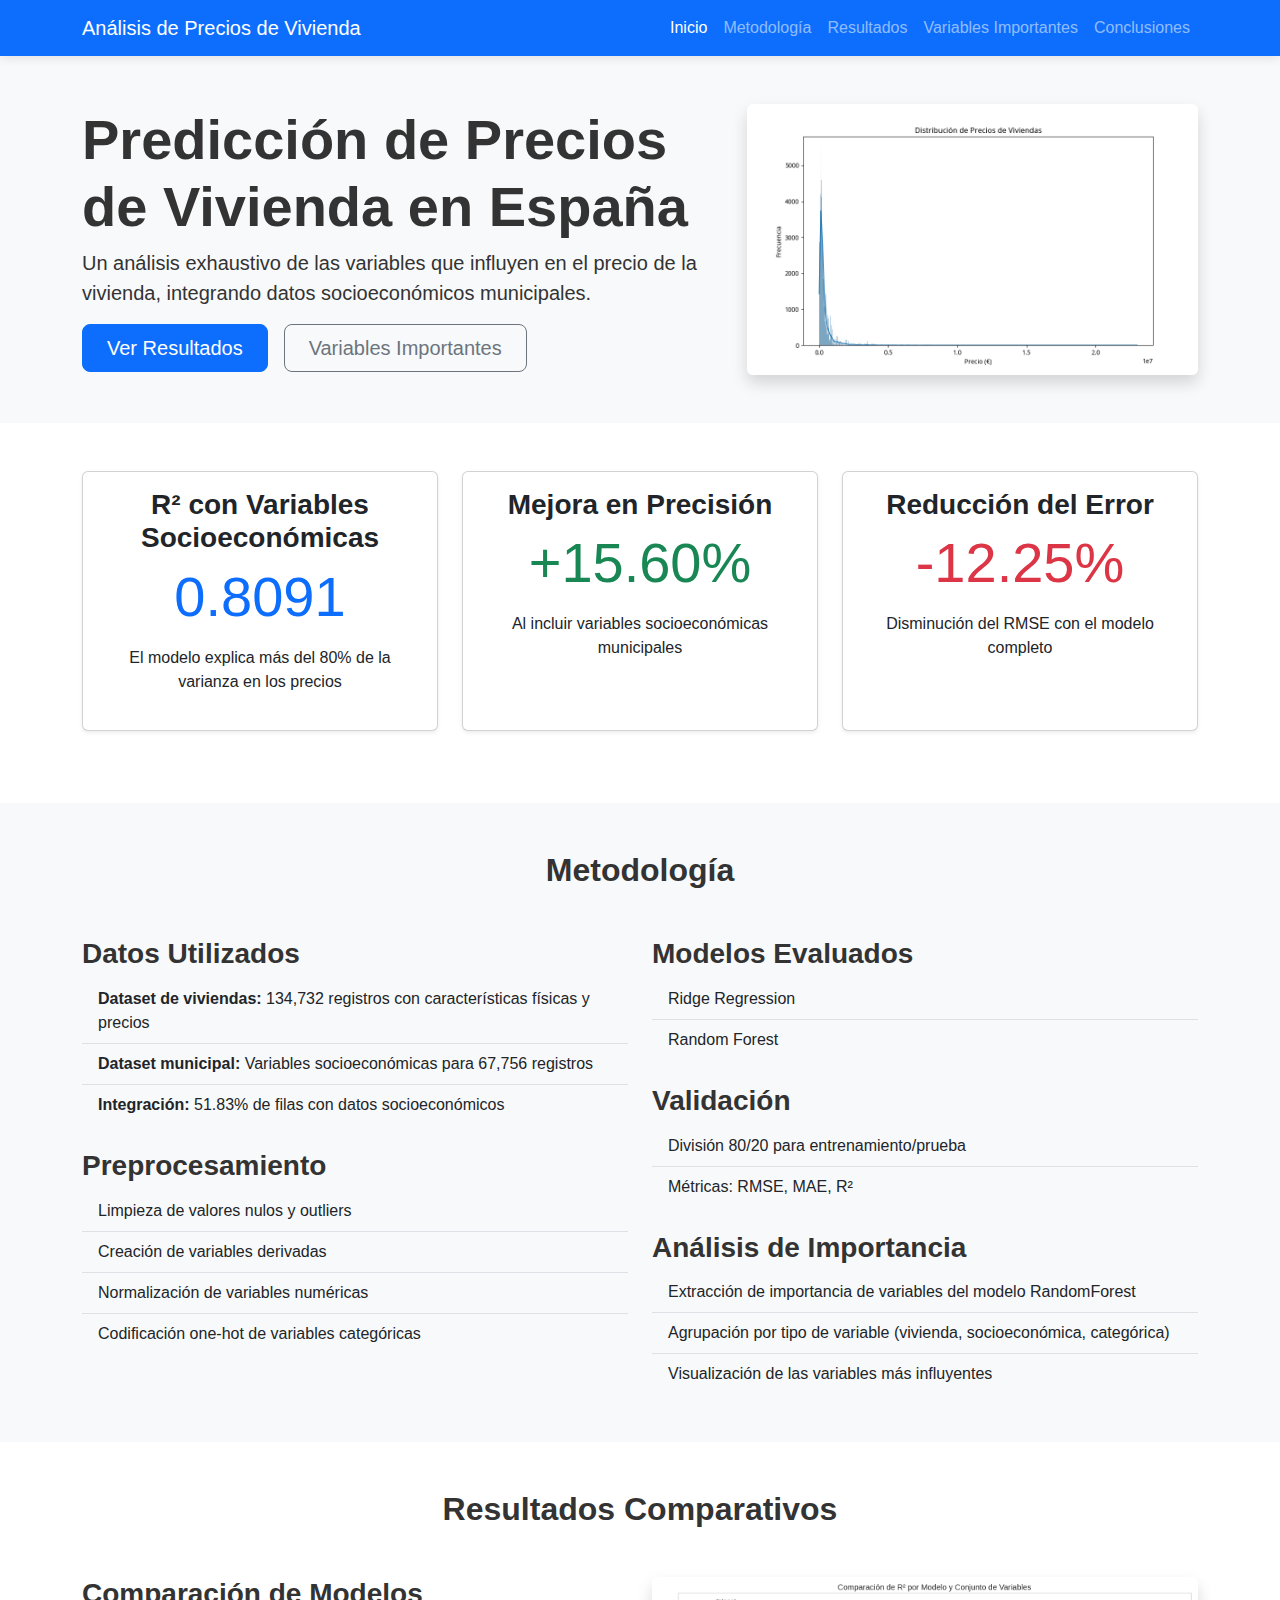
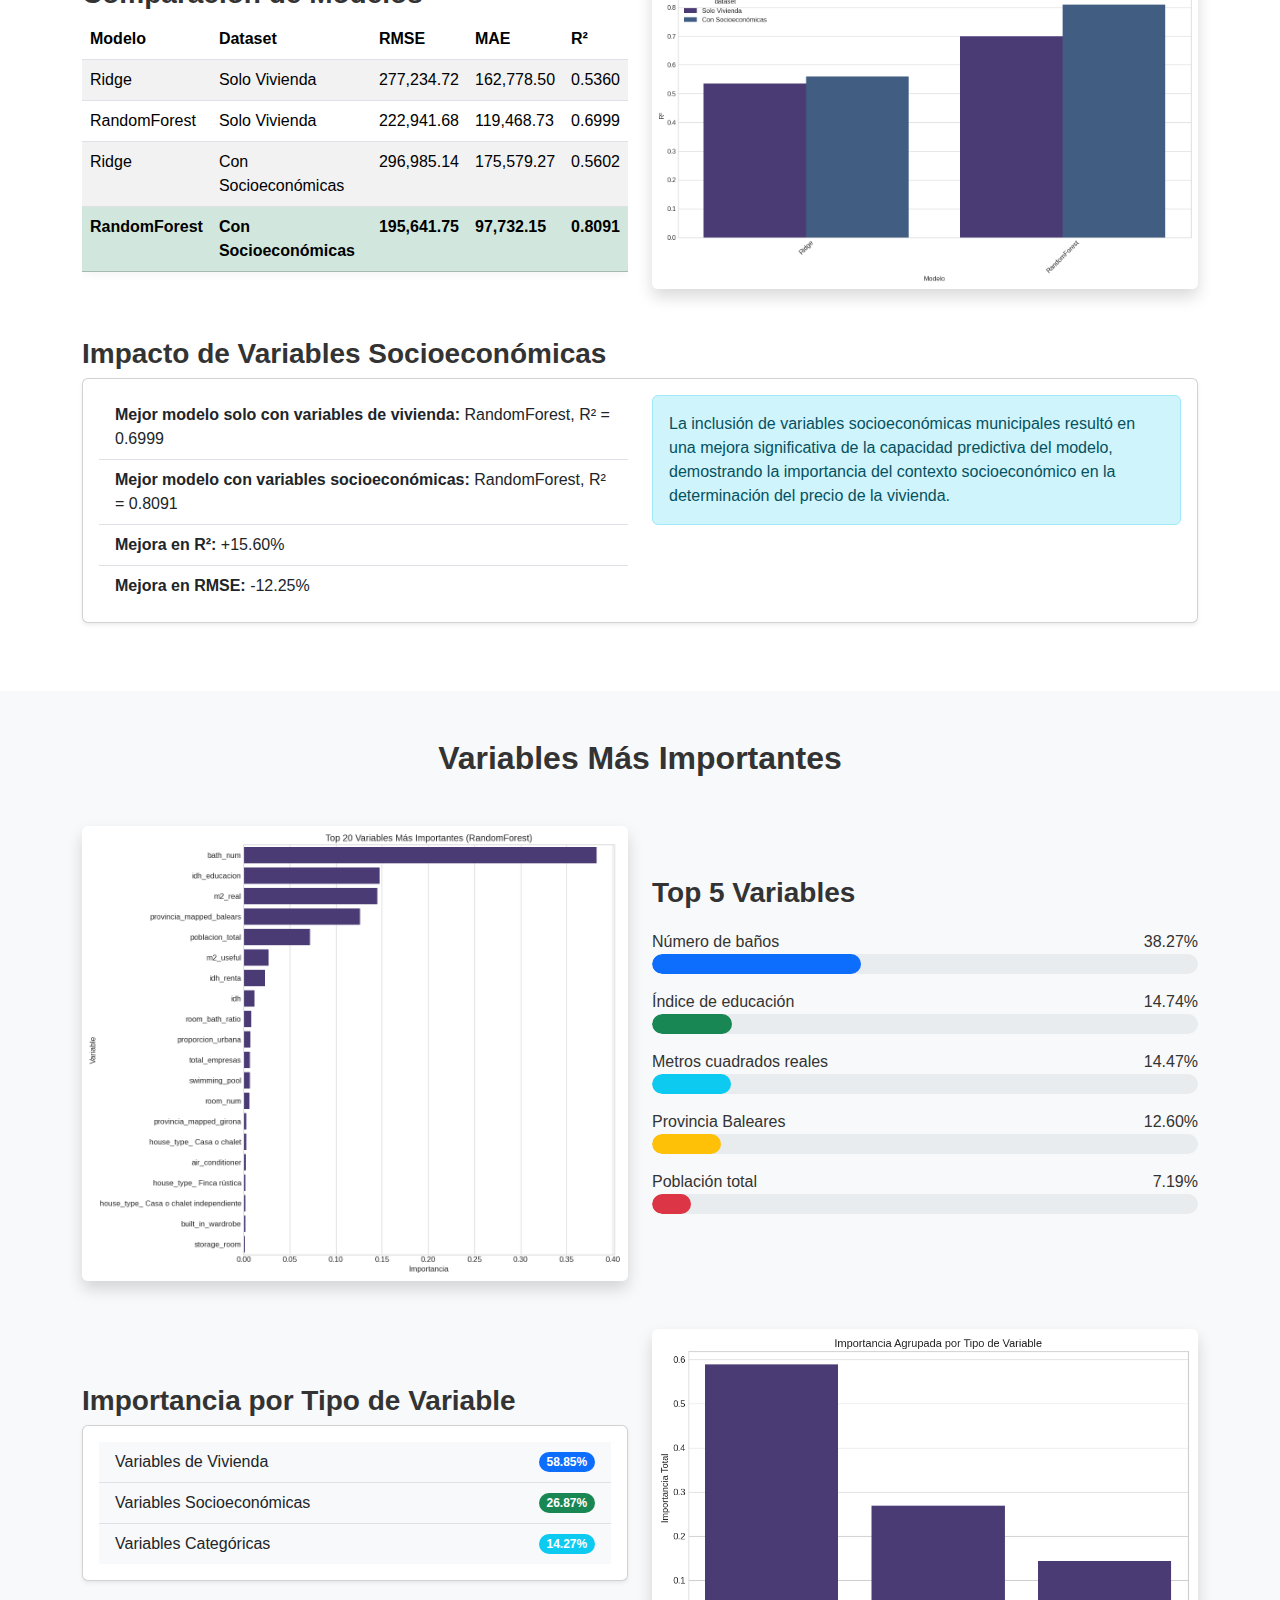
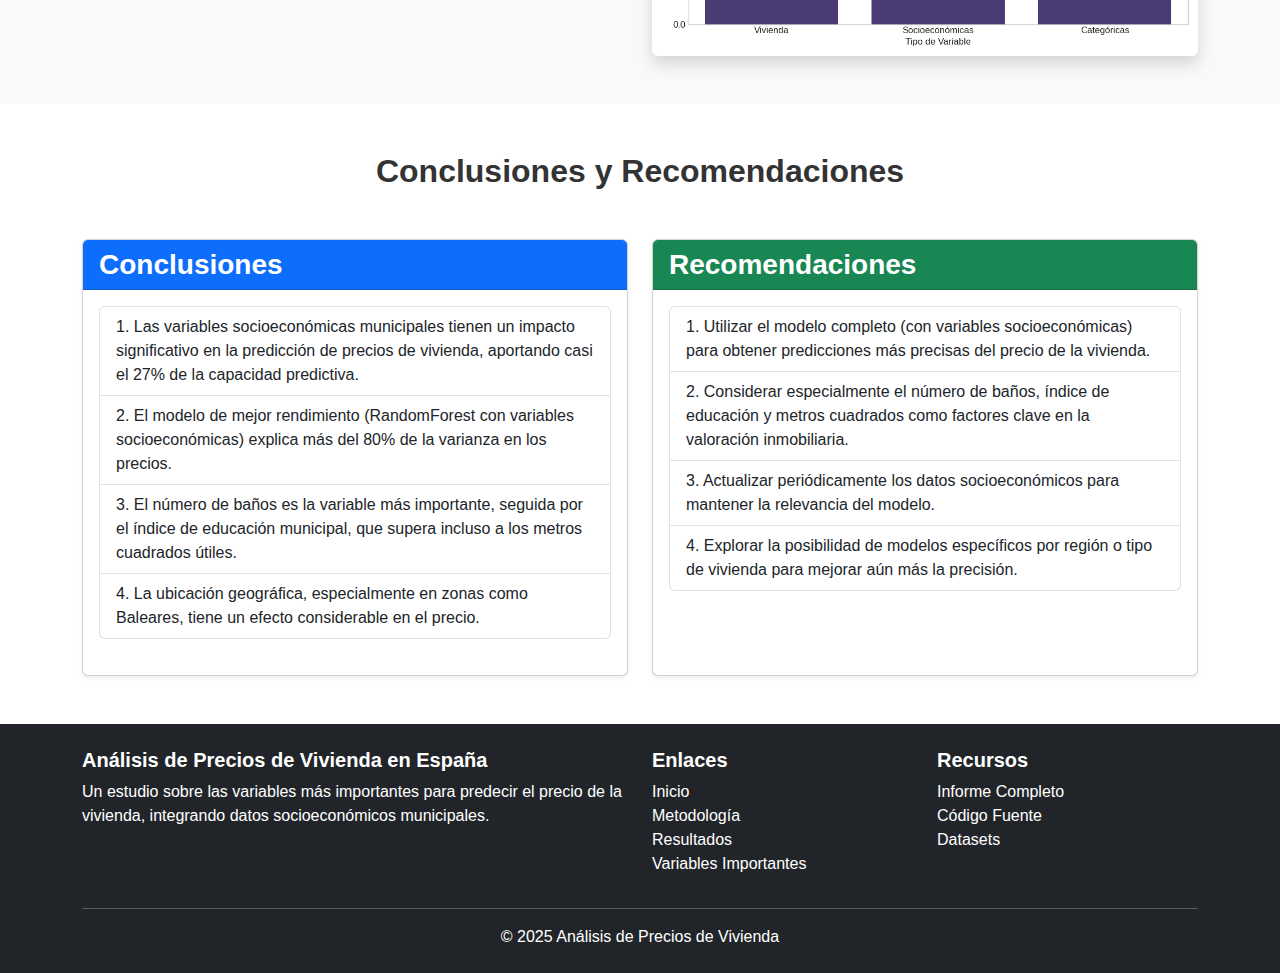
<file: web/index.html>
<!DOCTYPE html>
<html lang="es">
<head>
    <meta charset="UTF-8">
    <meta name="viewport" content="width=device-width, initial-scale=1.0">
    <title>Análisis de Precios de Vivienda en España</title>
    <link href="https://cdn.jsdelivr.net/npm/bootstrap@5.3.0-alpha1/dist/css/bootstrap.min.css" rel="stylesheet">
    <link rel="stylesheet" href="styles.css">
</head>
<body>
    <nav class="navbar navbar-expand-lg navbar-dark bg-primary">
        <div class="container">
            <a class="navbar-brand" href="#">Análisis de Precios de Vivienda</a>
            <button class="navbar-toggler" type="button" data-bs-toggle="collapse" data-bs-target="#navbarNav">
                <span class="navbar-toggler-icon"></span>
            </button>
            <div class="collapse navbar-collapse" id="navbarNav">
                <ul class="navbar-nav ms-auto">
                    <li class="nav-item">
                        <a class="nav-link active" href="#inicio">Inicio</a>
                    </li>
                    <li class="nav-item">
                        <a class="nav-link" href="#metodologia">Metodología</a>
                    </li>
                    <li class="nav-item">
                        <a class="nav-link" href="#resultados">Resultados</a>
                    </li>
                    <li class="nav-item">
                        <a class="nav-link" href="#variables">Variables Importantes</a>
                    </li>
                    <li class="nav-item">
                        <a class="nav-link" href="#conclusiones">Conclusiones</a>
                    </li>
                </ul>
            </div>
        </div>
    </nav>

    <header id="inicio" class="bg-light py-5">
        <div class="container">
            <div class="row align-items-center">
                <div class="col-lg-7">
                    <h1 class="display-4 fw-bold">Predicción de Precios de Vivienda en España</h1>
                    <p class="lead">Un análisis exhaustivo de las variables que influyen en el precio de la vivienda, integrando datos socioeconómicos municipales.</p>
                    <div class="d-grid gap-2 d-md-flex justify-content-md-start">
                        <a href="#resultados" class="btn btn-primary btn-lg px-4 me-md-2">Ver Resultados</a>
                        <a href="#variables" class="btn btn-outline-secondary btn-lg px-4">Variables Importantes</a>
                    </div>
                </div>
                <div class="col-lg-5">
                    <img src="images/price_distribution.png" class="img-fluid rounded shadow" alt="Distribución de precios de vivienda">
                </div>
            </div>
        </div>
    </header>

    <section id="resumen" class="py-5">
        <div class="container">
            <div class="row">
                <div class="col-md-4 mb-4">
                    <div class="card h-100 shadow-sm">
                        <div class="card-body text-center">
                            <h3 class="card-title">R² con Variables Socioeconómicas</h3>
                            <p class="display-4 text-primary">0.8091</p>
                            <p class="card-text">El modelo explica más del 80% de la varianza en los precios</p>
                        </div>
                    </div>
                </div>
                <div class="col-md-4 mb-4">
                    <div class="card h-100 shadow-sm">
                        <div class="card-body text-center">
                            <h3 class="card-title">Mejora en Precisión</h3>
                            <p class="display-4 text-success">+15.60%</p>
                            <p class="card-text">Al incluir variables socioeconómicas municipales</p>
                        </div>
                    </div>
                </div>
                <div class="col-md-4 mb-4">
                    <div class="card h-100 shadow-sm">
                        <div class="card-body text-center">
                            <h3 class="card-title">Reducción del Error</h3>
                            <p class="display-4 text-danger">-12.25%</p>
                            <p class="card-text">Disminución del RMSE con el modelo completo</p>
                        </div>
                    </div>
                </div>
            </div>
        </div>
    </section>

    <section id="metodologia" class="py-5 bg-light">
        <div class="container">
            <h2 class="text-center mb-5">Metodología</h2>
            <div class="row">
                <div class="col-lg-6">
                    <h3>Datos Utilizados</h3>
                    <ul class="list-group list-group-flush mb-4">
                        <li class="list-group-item bg-light"><strong>Dataset de viviendas:</strong> 134,732 registros con características físicas y precios</li>
                        <li class="list-group-item bg-light"><strong>Dataset municipal:</strong> Variables socioeconómicas para 67,756 registros</li>
                        <li class="list-group-item bg-light"><strong>Integración:</strong> 51.83% de filas con datos socioeconómicos</li>
                    </ul>
                    
                    <h3>Preprocesamiento</h3>
                    <ul class="list-group list-group-flush">
                        <li class="list-group-item bg-light">Limpieza de valores nulos y outliers</li>
                        <li class="list-group-item bg-light">Creación de variables derivadas</li>
                        <li class="list-group-item bg-light">Normalización de variables numéricas</li>
                        <li class="list-group-item bg-light">Codificación one-hot de variables categóricas</li>
                    </ul>
                </div>
                <div class="col-lg-6">
                    <h3>Modelos Evaluados</h3>
                    <ul class="list-group list-group-flush mb-4">
                        <li class="list-group-item bg-light">Ridge Regression</li>
                        <li class="list-group-item bg-light">Random Forest</li>
                    </ul>
                    
                    <h3>Validación</h3>
                    <ul class="list-group list-group-flush mb-4">
                        <li class="list-group-item bg-light">División 80/20 para entrenamiento/prueba</li>
                        <li class="list-group-item bg-light">Métricas: RMSE, MAE, R²</li>
                    </ul>
                    
                    <h3>Análisis de Importancia</h3>
                    <ul class="list-group list-group-flush">
                        <li class="list-group-item bg-light">Extracción de importancia de variables del modelo RandomForest</li>
                        <li class="list-group-item bg-light">Agrupación por tipo de variable (vivienda, socioeconómica, categórica)</li>
                        <li class="list-group-item bg-light">Visualización de las variables más influyentes</li>
                    </ul>
                </div>
            </div>
        </div>
    </section>

    <section id="resultados" class="py-5">
        <div class="container">
            <h2 class="text-center mb-5">Resultados Comparativos</h2>
            <div class="row align-items-center mb-5">
                <div class="col-lg-6">
                    <h3>Comparación de Modelos</h3>
                    <div class="table-responsive">
                        <table class="table table-striped">
                            <thead>
                                <tr>
                                    <th>Modelo</th>
                                    <th>Dataset</th>
                                    <th>RMSE</th>
                                    <th>MAE</th>
                                    <th>R²</th>
                                </tr>
                            </thead>
                            <tbody>
                                <tr>
                                    <td>Ridge</td>
                                    <td>Solo Vivienda</td>
                                    <td>277,234.72</td>
                                    <td>162,778.50</td>
                                    <td>0.5360</td>
                                </tr>
                                <tr>
                                    <td>RandomForest</td>
                                    <td>Solo Vivienda</td>
                                    <td>222,941.68</td>
                                    <td>119,468.73</td>
                                    <td>0.6999</td>
                                </tr>
                                <tr>
                                    <td>Ridge</td>
                                    <td>Con Socioeconómicas</td>
                                    <td>296,985.14</td>
                                    <td>175,579.27</td>
                                    <td>0.5602</td>
                                </tr>
                                <tr class="table-success">
                                    <td>RandomForest</td>
                                    <td>Con Socioeconómicas</td>
                                    <td>195,641.75</td>
                                    <td>97,732.15</td>
                                    <td>0.8091</td>
                                </tr>
                            </tbody>
                        </table>
                    </div>
                </div>
                <div class="col-lg-6">
                    <img src="images/model_r2_comparison.png" class="img-fluid rounded shadow" alt="Comparación de R² por modelo">
                </div>
            </div>
            
            <div class="row">
                <div class="col-lg-12">
                    <h3>Impacto de Variables Socioeconómicas</h3>
                    <div class="card shadow-sm">
                        <div class="card-body">
                            <div class="row">
                                <div class="col-md-6">
                                    <ul class="list-group list-group-flush">
                                        <li class="list-group-item"><strong>Mejor modelo solo con variables de vivienda:</strong> RandomForest, R² = 0.6999</li>
                                        <li class="list-group-item"><strong>Mejor modelo con variables socioeconómicas:</strong> RandomForest, R² = 0.8091</li>
                                        <li class="list-group-item"><strong>Mejora en R²:</strong> +15.60%</li>
                                        <li class="list-group-item"><strong>Mejora en RMSE:</strong> -12.25%</li>
                                    </ul>
                                </div>
                                <div class="col-md-6">
                                    <div class="alert alert-info">
                                        <p class="mb-0">La inclusión de variables socioeconómicas municipales resultó en una mejora significativa de la capacidad predictiva del modelo, demostrando la importancia del contexto socioeconómico en la determinación del precio de la vivienda.</p>
                                    </div>
                                </div>
                            </div>
                        </div>
                    </div>
                </div>
            </div>
        </div>
    </section>

    <section id="variables" class="py-5 bg-light">
        <div class="container">
            <h2 class="text-center mb-5">Variables Más Importantes</h2>
            <div class="row align-items-center mb-5">
                <div class="col-lg-6">
                    <img src="images/feature_importance_top20.png" class="img-fluid rounded shadow" alt="Top 20 Variables Más Importantes">
                </div>
                <div class="col-lg-6">
                    <h3>Top 5 Variables</h3>
                    <div class="progress-container">
                        <div class="d-flex justify-content-between">
                            <span>Número de baños</span>
                            <span>38.27%</span>
                        </div>
                        <div class="progress mb-3">
                            <div class="progress-bar bg-primary" role="progressbar" style="width: 38.27%"></div>
                        </div>
                        
                        <div class="d-flex justify-content-between">
                            <span>Índice de educación</span>
                            <span>14.74%</span>
                        </div>
                        <div class="progress mb-3">
                            <div class="progress-bar bg-success" role="progressbar" style="width: 14.74%"></div>
                        </div>
                        
                        <div class="d-flex justify-content-between">
                            <span>Metros cuadrados reales</span>
                            <span>14.47%</span>
                        </div>
                        <div class="progress mb-3">
                            <div class="progress-bar bg-info" role="progressbar" style="width: 14.47%"></div>
                        </div>
                        
                        <div class="d-flex justify-content-between">
                            <span>Provincia Baleares</span>
                            <span>12.60%</span>
                        </div>
                        <div class="progress mb-3">
                            <div class="progress-bar bg-warning" role="progressbar" style="width: 12.60%"></div>
                        </div>
                        
                        <div class="d-flex justify-content-between">
                            <span>Población total</span>
                            <span>7.19%</span>
                        </div>
                        <div class="progress mb-3">
                            <div class="progress-bar bg-danger" role="progressbar" style="width: 7.19%"></div>
                        </div>
                    </div>
                </div>
            </div>
            
            <div class="row align-items-center">
                <div class="col-lg-6">
                    <h3>Importancia por Tipo de Variable</h3>
                    <div class="card shadow-sm">
                        <div class="card-body">
                            <ul class="list-group list-group-flush">
                                <li class="list-group-item bg-light d-flex justify-content-between align-items-center">
                                    Variables de Vivienda
                                    <span class="badge bg-primary rounded-pill">58.85%</span>
                                </li>
                                <li class="list-group-item bg-light d-flex justify-content-between align-items-center">
                                    Variables Socioeconómicas
                                    <span class="badge bg-success rounded-pill">26.87%</span>
                                </li>
                                <li class="list-group-item bg-light d-flex justify-content-between align-items-center">
                                    Variables Categóricas
                                    <span class="badge bg-info rounded-pill">14.27%</span>
                                </li>
                            </ul>
                        </div>
                    </div>
                </div>
                <div class="col-lg-6">
                    <img src="images/feature_importance_by_type.png" class="img-fluid rounded shadow" alt="Importancia por Tipo de Variable">
                </div>
            </div>
        </div>
    </section>

    <section id="conclusiones" class="py-5">
        <div class="container">
            <h2 class="text-center mb-5">Conclusiones y Recomendaciones</h2>
            <div class="row">
                <div class="col-lg-6">
                    <div class="card shadow-sm h-100">
                        <div class="card-header bg-primary text-white">
                            <h3 class="card-title mb-0">Conclusiones</h3>
                        </div>
                        <div class="card-body">
                            <ol class="list-group list-group-numbered">
                                <li class="list-group-item">Las variables socioeconómicas municipales tienen un impacto significativo en la predicción de precios de vivienda, aportando casi el 27% de la capacidad predictiva.</li>
                                <li class="list-group-item">El modelo de mejor rendimiento (RandomForest con variables socioeconómicas) explica más del 80% de la varianza en los precios.</li>
                                <li class="list-group-item">El número de baños es la variable más importante, seguida por el índice de educación municipal, que supera incluso a los metros cuadrados útiles.</li>
                                <li class="list-group-item">La ubicación geográfica, especialmente en zonas como Baleares, tiene un efecto considerable en el precio.</li>
                            </ol>
                        </div>
                    </div>
                </div>
                <div class="col-lg-6">
                    <div class="card shadow-sm h-100">
                        <div class="card-header bg-success text-white">
                            <h3 class="card-title mb-0">Recomendaciones</h3>
                        </div>
                        <div class="card-body">
                            <ol class="list-group list-group-numbered">
                                <li class="list-group-item">Utilizar el modelo completo (con variables socioeconómicas) para obtener predicciones más precisas del precio de la vivienda.</li>
                                <li class="list-group-item">Considerar especialmente el número de baños, índice de educación y metros cuadrados como factores clave en la valoración inmobiliaria.</li>
                                <li class="list-group-item">Actualizar periódicamente los datos socioeconómicos para mantener la relevancia del modelo.</li>
                                <li class="list-group-item">Explorar la posibilidad de modelos específicos por región o tipo de vivienda para mejorar aún más la precisión.</li>
                            </ol>
                        </div>
                    </div>
                </div>
            </div>
        </div>
    </section>

    <footer class="bg-dark text-white py-4">
        <div class="container">
            <div class="row">
                <div class="col-md-6">
                    <h5>Análisis de Precios de Vivienda en España</h5>
                    <p>Un estudio sobre las variables más importantes para predecir el precio de la vivienda, integrando datos socioeconómicos municipales.</p>
                </div>
                <div class="col-md-3">
                    <h5>Enlaces</h5>
                    <ul class="list-unstyled">
                        <li><a href="#inicio" class="text-white">Inicio</a></li>
                        <li><a href="#metodologia" class="text-white">Metodología</a></li>
                        <li><a href="#resultados" class="text-white">Resultados</a></li>
                        <li><a href="#variables" class="text-white">Variables Importantes</a></li>
                    </ul>
                </div>
                <div class="col-md-3">
                    <h5>Recursos</h5>
                    <ul class="list-unstyled">
                        <li><a href="../docs/reports/informe_resultados.md" class="text-white" target="_blank">Informe Completo</a></li>
                        <li><a href="https://github.com/agmalaga2020/proyecto_modelo_1" class="text-white" target="_blank">Código Fuente</a></li>
                        <li><a href="https://github.com/agmalaga2020/proyecto_modelo_1/tree/master" class="text-white" target="_blank">Datasets</a></li>
                    </ul>
                </div>
            </div>
            <hr>
            <div class="text-center">
                <p class="mb-0">© 2025 Análisis de Precios de Vivienda</p>
            </div>
        </div>
    </footer>

    <script src="https://cdn.jsdelivr.net/npm/bootstrap@5.3.0-alpha1/dist/js/bootstrap.bundle.min.js"></script>
    <script src="script.js"></script>
</body>
</html>
</file>
<file: web/styles.css>
/* Estilos generales */
body {
    font-family: 'Segoe UI', Tahoma, Geneva, Verdana, sans-serif;
    color: #333;
}

h1, h2, h3, h4, h5, h6 {
    font-weight: 700;
}

/* Estilos de secciones */
section {
    padding: 60px 0;
}

header {
    padding: 80px 0;
}

/* Tarjetas y elementos */
.card {
    transition: transform 0.3s ease, box-shadow 0.3s ease;
    margin-bottom: 20px;
}

.card:hover {
    transform: translateY(-5px);
    box-shadow: 0 10px 20px rgba(0, 0, 0, 0.1) !important;
}

.progress {
    height: 20px;
    border-radius: 10px;
}

.progress-bar {
    border-radius: 10px;
}

.progress-container {
    margin-top: 20px;
}

/* Navegación */
.navbar {
    box-shadow: 0 2px 10px rgba(0, 0, 0, 0.1);
}

/* Imágenes */
img {
    max-width: 100%;
    transition: transform 0.3s ease;
}

img:hover {
    transform: scale(1.02);
}

/* Animaciones */
@keyframes fadeIn {
    from { opacity: 0; }
    to { opacity: 1; }
}

.fade-in {
    animation: fadeIn 1s ease-in;
}

/* Responsive */
@media (max-width: 768px) {
    header {
        padding: 40px 0;
    }
    
    .display-4 {
        font-size: 2.5rem;
    }
}

/* Estilos para tablas */
.table {
    box-shadow: 0 2px 10px rgba(0, 0, 0, 0.05);
}

.table-success {
    font-weight: bold;
}

/* Footer */
footer a {
    text-decoration: none;
    transition: color 0.3s ease;
}

footer a:hover {
    color: #f8f9fa !important;
    text-decoration: underline;
}
</file>
